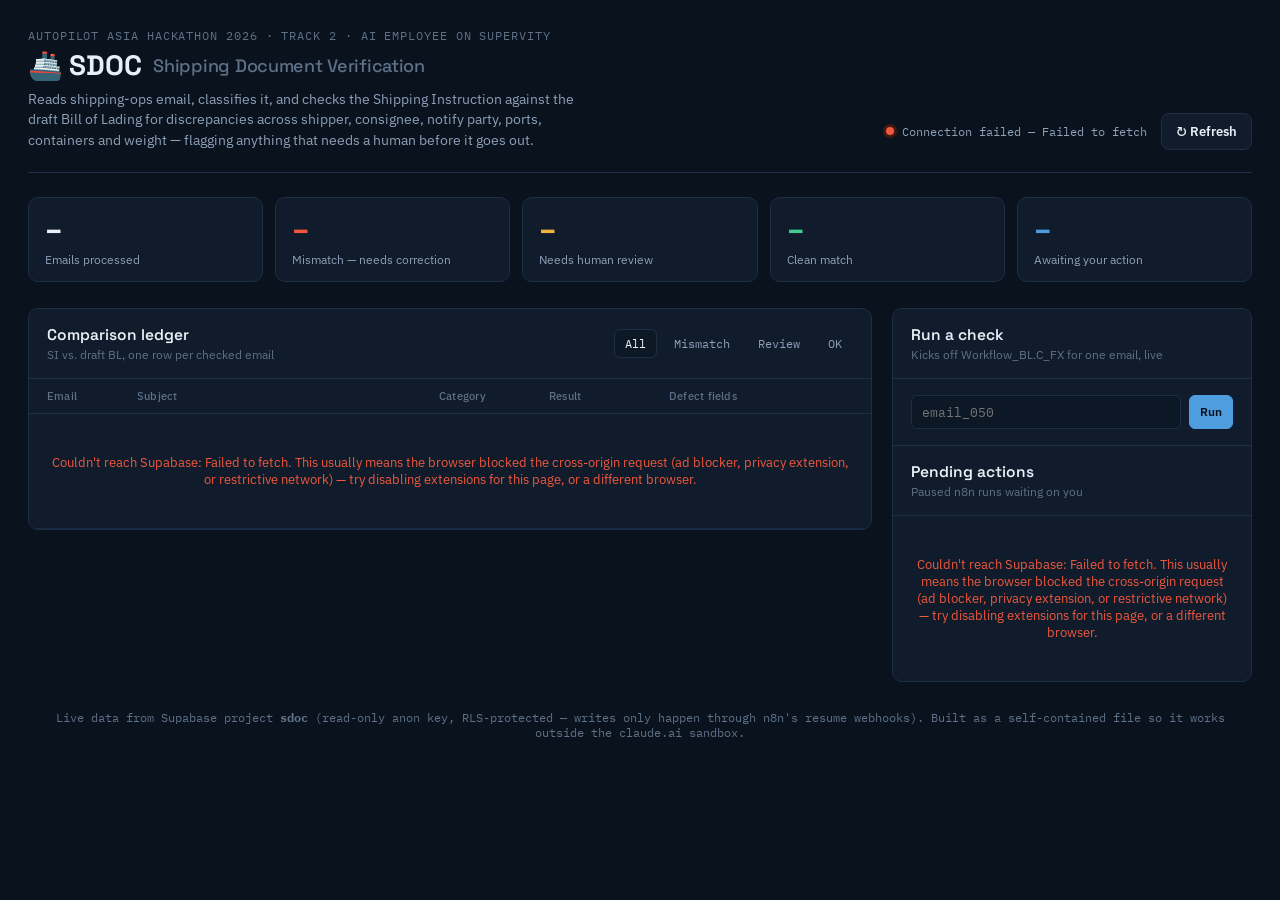
<file: index.html>
<!DOCTYPE html>
<html lang="en">
<head>
<meta charset="UTF-8" />
<meta name="viewport" content="width=device-width, initial-scale=1" />
<title>SDOC — Shipping Document Verification</title>
<link rel="icon" href="data:image/svg+xml,<svg xmlns=%22http://www.w3.org/2000/svg%22 viewBox=%220 0 100 100%22><text y=%22.9em%22 font-size=%2290%22>🚢</text></svg>">
<link rel="preconnect" href="https://fonts.googleapis.com">
<link rel="preconnect" href="https://fonts.gstatic.com" crossorigin>
<link href="https://fonts.googleapis.com/css2?family=Space+Grotesk:wght@500;600;700&family=IBM+Plex+Mono:wght@400;500&family=IBM+Plex+Sans:wght@400;500;600&display=swap" rel="stylesheet">
<link rel="stylesheet" href="assets/css/styles.css">
</head>
<body>
<div class="wrap">

  <header class="top">
    <div class="brand">
      <div class="kicker">AUTOPILOT ASIA HACKATHON 2026 · TRACK 2 · AI EMPLOYEE ON SUPERVITY</div>
      <h1>🚢 SDOC <span style="color:var(--text-faint);font-weight:500;font-size:18px;">Shipping Document Verification</span></h1>
      <p>Reads shipping-ops email, classifies it, and checks the Shipping Instruction against the draft Bill of Lading for discrepancies across shipper, consignee, notify party, ports, containers and weight — flagging anything that needs a human before it goes out.</p>
    </div>
    <div class="status-cluster">
      <div style="display:flex;align-items:center;gap:8px;">
        <span class="live-dot" id="liveDot"></span>
        <span class="live-label" id="liveLabel">Connecting to Supabase…</span>
      </div>
      <button class="btn" id="refreshBtn">↻ Refresh</button>
    </div>
  </header>

  <section class="kpis" id="kpis">
    <div class="kpi"><div class="num" id="kpiTotal">–</div><div class="lbl">Emails processed</div></div>
    <div class="kpi mismatch"><div class="num" id="kpiMismatch">–</div><div class="lbl">Mismatch — needs correction</div></div>
    <div class="kpi review"><div class="num" id="kpiReview">–</div><div class="lbl">Needs human review</div></div>
    <div class="kpi ok"><div class="num" id="kpiOk">–</div><div class="lbl">Clean match</div></div>
    <div class="kpi pending"><div class="num" id="kpiPending">–</div><div class="lbl">Awaiting your action</div></div>
  </section>

  <section class="grid">
    <div class="panel">
      <div class="panel-head">
        <div>
          <h2>Comparison ledger</h2>
          <div class="sub">SI vs. draft BL, one row per checked email</div>
        </div>
        <div class="tabs" id="tabs">
          <button class="tab active" data-filter="ALL">All <span class="n" id="cntAll"></span></button>
          <button class="tab" data-filter="MISMATCH">Mismatch <span class="n" id="cntMismatch"></span></button>
          <button class="tab" data-filter="NEEDS_REVIEW">Review <span class="n" id="cntReview"></span></button>
          <button class="tab" data-filter="OK">OK <span class="n" id="cntOk"></span></button>
        </div>
      </div>
      <div style="overflow-x:auto;">
        <table>
          <thead>
            <tr>
              <th style="width:90px;">Email</th>
              <th>Subject</th>
              <th style="width:110px;">Category</th>
              <th style="width:120px;">Result</th>
              <th style="width:220px;">Defect fields</th>
            </tr>
          </thead>
          <tbody id="ledgerBody">
            <tr><td colspan="5" class="loading">Loading comparisons…</td></tr>
          </tbody>
        </table>
      </div>
    </div>

    <div class="panel">
      <div class="panel-head">
        <div>
          <h2>Run a check</h2>
          <div class="sub">Kicks off Workflow_BL.C_FX for one email, live</div>
        </div>
      </div>
      <div style="padding:16px 18px;border-bottom:1px solid var(--border);display:flex;gap:8px;">
        <input type="text" id="runEmailId" placeholder="email_050" style="flex:1;background:var(--panel-2);border:1px solid var(--border);border-radius:6px;color:var(--text);font-family:var(--mono);font-size:12.5px;padding:8px 10px;">
        <button class="btn primary small" id="runBtn">Run</button>
      </div>
      <div id="runResult" style="padding:0 18px;font-family:var(--mono);font-size:11px;color:var(--text-dim);display:none;"></div>

      <div class="panel-head">
        <div>
          <h2>Pending actions</h2>
          <div class="sub">Paused n8n runs waiting on you</div>
        </div>
      </div>
      <div class="queue" id="queue">
        <div class="loading">Loading queue…</div>
      </div>
    </div>
  </section>

  <footer>
    Live data from Supabase project <strong>sdoc</strong> (read-only anon key, RLS-protected — writes only happen through n8n's resume webhooks). Built as a self-contained file so it works outside the claude.ai sandbox.
  </footer>
</div>

<div class="drawer-backdrop" id="drawerBackdrop">
  <div class="drawer" id="drawer"></div>
</div>

<script src="assets/js/app.js"></script>
</body>
</html>
</file>
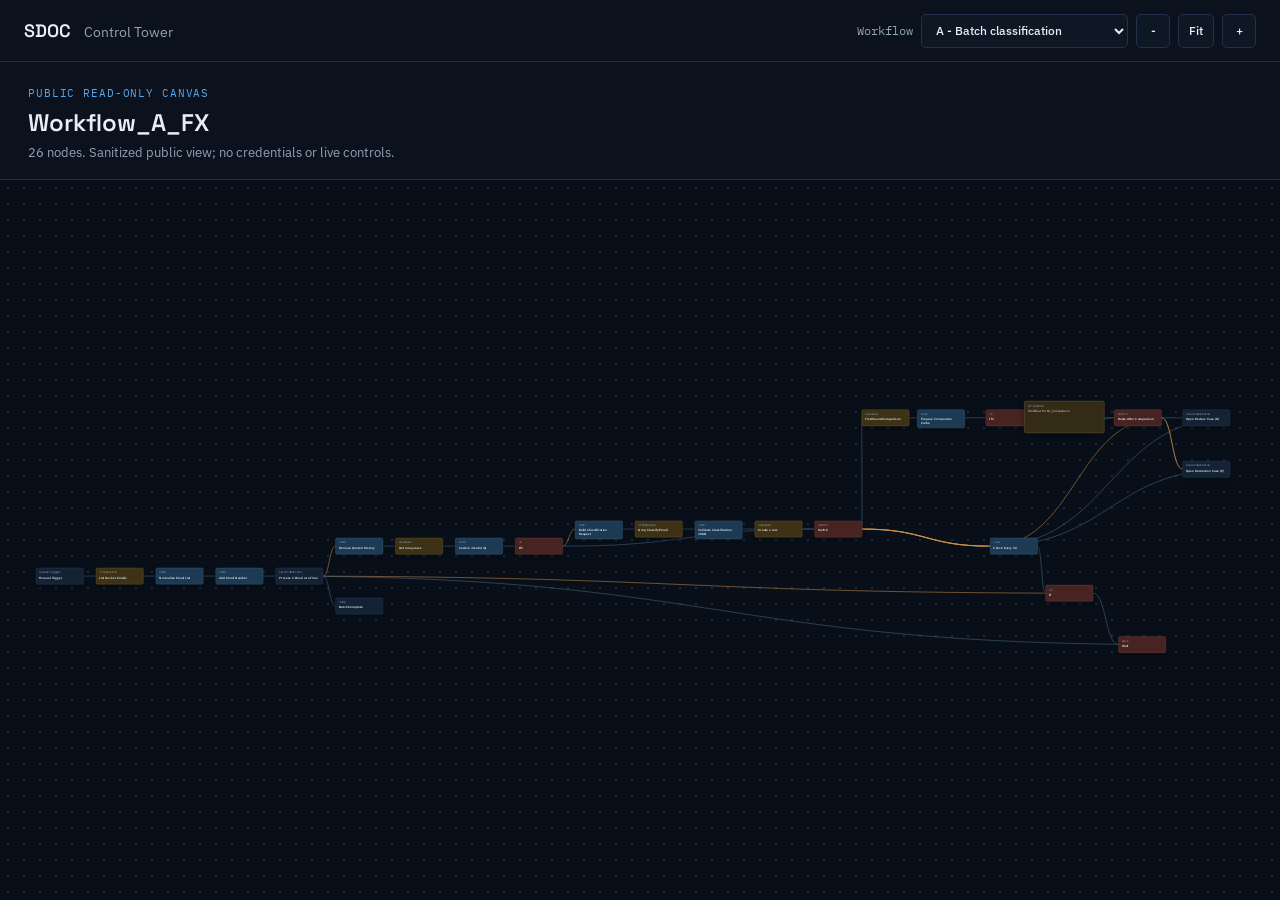
<file: workflow-viewer.html>
<!DOCTYPE html>
<html lang="en">
<head>
<meta charset="UTF-8">
<meta name="viewport" content="width=device-width, initial-scale=1">
<title>SDOC Workflow Viewer</title>
<link rel="preconnect" href="https://fonts.googleapis.com">
<link rel="preconnect" href="https://fonts.gstatic.com" crossorigin>
<link href="https://fonts.googleapis.com/css2?family=Space+Grotesk:wght@500;600;700&family=IBM+Plex+Mono:wght@400;500&family=IBM+Plex+Sans:wght@400;500;600&display=swap" rel="stylesheet">
<link rel="stylesheet" href="assets/css/workflow-viewer.css">
</head>
<body>
<header class="topbar">
  <a class="brand" href="./">SDOC <span>Control Tower</span></a>
  <div class="toolbar">
    <label for="workflowSelect">Workflow</label>
    <select id="workflowSelect"></select>
    <button id="zoomOut" type="button" title="Zoom out">-</button>
    <button id="zoomReset" type="button" title="Fit workflow">Fit</button>
    <button id="zoomIn" type="button" title="Zoom in">+</button>
  </div>
</header>
<main>
  <section class="intro">
    <p class="eyebrow">PUBLIC READ-ONLY CANVAS</p>
    <h1 id="workflowTitle">Loading workflow...</h1>
    <p id="workflowMeta">Sanitized n8n workflow export. Credentials and secrets are not included.</p>
  </section>
  <section class="canvas-shell" id="canvasShell" aria-label="Workflow canvas">
    <div class="canvas" id="canvas">
      <svg class="edges" id="edges" aria-hidden="true"></svg>
      <div class="nodes" id="nodes"></div>
    </div>
  </section>
</main>
<script src="assets/js/workflow-viewer.js"></script>
</body>
</html>
</file>
<file: assets/css/styles.css>
:root{
    --ink:#0A121D;
    --panel:#101B2B;
    --panel-2:#0D1826;
    --border:#1E2E45;
    --border-soft:#182742;
    --text:#E9EFF6;
    --text-dim:#8CA0B8;
    --text-faint:#5E7188;
    --accent:#4F9DDE;
    --accent-dim:#2E5C81;
    --ok:#3ECF8E;
    --ok-dim:#163C2C;
    --review:#F2B33D;
    --review-dim:#3D3213;
    --mismatch:#F1583D;
    --mismatch-dim:#3E1A11;
    --radius:10px;
    --mono:'IBM Plex Mono', ui-monospace, SFMono-Regular, Menlo, monospace;
    --sans:'IBM Plex Sans', -apple-system, BlinkMacSystemFont, 'Segoe UI', sans-serif;
    --head:'Space Grotesk', var(--sans);
  }
  *{box-sizing:border-box;}
  html,body{margin:0;padding:0;background:var(--ink);color:var(--text);font-family:var(--sans);}
  body{min-height:100vh;padding:28px 28px 60px;}
  ::selection{background:var(--accent-dim);color:#fff;}

  a{color:var(--accent);}

  .wrap{max-width:1280px;margin:0 auto;}

  /* Header */
  header.top{
    display:flex;align-items:flex-end;justify-content:space-between;
    gap:20px;flex-wrap:wrap;
    padding-bottom:22px;border-bottom:1px solid var(--border);margin-bottom:24px;
  }
  .brand{display:flex;flex-direction:column;gap:4px;}
  .brand .kicker{
    font-family:var(--mono);font-size:11.5px;letter-spacing:.08em;color:var(--text-faint);
  }
  .brand h1{
    font-family:var(--head);font-weight:700;font-size:28px;margin:0;letter-spacing:-.01em;
    display:flex;align-items:center;gap:12px;
  }
  .brand p{margin:2px 0 0;color:var(--text-dim);font-size:13.5px;max-width:560px;line-height:1.5;}
  .status-cluster{display:flex;align-items:center;gap:14px;}
  .live-dot{width:8px;height:8px;border-radius:50%;background:var(--ok);box-shadow:0 0 0 3px var(--ok-dim);flex:none;}
  .live-dot.off{background:var(--mismatch);box-shadow:0 0 0 3px var(--mismatch-dim);}
  .live-label{font-family:var(--mono);font-size:12px;color:var(--text-dim);}
  .btn{
    font-family:var(--sans);font-weight:600;font-size:13px;color:var(--text);
    background:var(--panel);border:1px solid var(--border);border-radius:8px;
    padding:9px 14px;cursor:pointer;transition:border-color .15s, background .15s;
  }
  .btn:hover{border-color:var(--accent);background:#122036;}
  .btn.primary{background:var(--accent);border-color:var(--accent);color:#051220;}
  .btn.primary:hover{background:#67AEE6;}
  .btn.small{padding:6px 10px;font-size:12px;border-radius:6px;}
  .btn:disabled{opacity:.45;cursor:default;}

  /* KPI strip */
  .kpis{display:grid;grid-template-columns:repeat(5,1fr);gap:12px;margin-bottom:26px;}
  .kpi{
    background:var(--panel);border:1px solid var(--border);border-radius:var(--radius);
    padding:16px 16px 14px;
  }
  .kpi .num{font-family:var(--head);font-size:30px;font-weight:700;line-height:1;}
  .kpi .lbl{font-size:12px;color:var(--text-dim);margin-top:8px;}
  .kpi.mismatch .num{color:var(--mismatch);}
  .kpi.review .num{color:var(--review);}
  .kpi.ok .num{color:var(--ok);}
  .kpi.pending .num{color:var(--accent);}

  /* Layout */
  .grid{display:grid;grid-template-columns:1fr 360px;gap:20px;align-items:start;}
  @media (max-width:980px){.grid{grid-template-columns:1fr;} .kpis{grid-template-columns:repeat(2,1fr);}}

  .panel{background:var(--panel);border:1px solid var(--border);border-radius:var(--radius);overflow:hidden;}
  .panel-head{
    padding:16px 18px;border-bottom:1px solid var(--border);
    display:flex;align-items:center;justify-content:space-between;gap:12px;flex-wrap:wrap;
  }
  .panel-head h2{font-family:var(--head);font-size:15.5px;margin:0;font-weight:600;}
  .panel-head .sub{font-size:12px;color:var(--text-faint);margin-top:2px;}

  .tabs{display:flex;gap:6px;}
  .tab{
    font-family:var(--mono);font-size:11.5px;padding:6px 10px;border-radius:6px;
    border:1px solid transparent;color:var(--text-dim);cursor:pointer;background:transparent;
  }
  .tab.active{background:var(--panel-2);border-color:var(--border);color:var(--text);}
  .tab .n{color:var(--text-faint);}
  .tab.active .n{color:inherit;}

  /* Ledger table */
  table{width:100%;border-collapse:collapse;}
  thead th{
    text-align:left;font-size:11px;color:var(--text-faint);font-weight:500;
    padding:10px 18px;border-bottom:1px solid var(--border);letter-spacing:.02em;
  }
  tbody tr{border-bottom:1px solid var(--border-soft, var(--border));cursor:pointer;}
  tbody tr:hover{background:var(--panel-2);}
  tbody td{padding:12px 18px;font-size:13px;vertical-align:top;}
  .eid{font-family:var(--mono);font-size:12.5px;color:var(--text-dim);}
  .subj{color:var(--text);font-size:13px;max-width:340px;display:block;
    overflow:hidden;text-overflow:ellipsis;white-space:nowrap;}
  .sender{color:var(--text-faint);font-size:11.5px;margin-top:2px;}
  .badge{
    display:inline-block;font-family:var(--mono);font-size:10.5px;letter-spacing:.03em;
    padding:3px 8px;border-radius:20px;font-weight:500;
  }
  .badge.MISMATCH{background:var(--mismatch-dim);color:var(--mismatch);}
  .badge.NEEDS_REVIEW{background:var(--review-dim);color:var(--review);}
  .badge.OK{background:var(--ok-dim);color:var(--ok);}
  .cat{font-size:11.5px;color:var(--text-dim);}
  .fields{display:flex;flex-wrap:wrap;gap:5px;max-width:260px;}
  .field-tag{
    font-family:var(--mono);font-size:10.5px;color:var(--mismatch);
    background:var(--mismatch-dim);padding:2px 7px;border-radius:5px;
  }
  .none{color:var(--text-faint);font-size:12px;}

  .empty, .loading, .err{padding:40px 20px;text-align:center;color:var(--text-faint);font-size:13px;}
  .err{color:var(--mismatch);}

  /* Pending actions panel */
  .queue{display:flex;flex-direction:column;}
  .qcard{padding:16px 18px;border-bottom:1px solid var(--border-soft, var(--border));}
  .qcard:last-child{border-bottom:none;}
  .qcard .qtype{
    font-family:var(--mono);font-size:10.5px;letter-spacing:.05em;color:var(--text-faint);
    text-transform:uppercase;margin-bottom:6px;
  }
  .qcard .qtitle{font-size:13px;font-weight:600;margin-bottom:3px;}
  .qcard .qmeta{font-size:11.5px;color:var(--text-dim);margin-bottom:10px;line-height:1.5;}
  .qcard .qactions{display:flex;gap:8px;flex-wrap:wrap;}
  .qcard .qresult{margin-top:8px;font-family:var(--mono);font-size:11px;padding:8px 10px;border-radius:6px;background:var(--panel-2);color:var(--text-dim);display:none;}
  .qcard .qresult.show{display:block;}
  .qcard .qresult.success{color:var(--ok);}
  .qcard .qresult.failure{color:var(--mismatch);}

  /* Detail drawer */
  .drawer-backdrop{
    position:fixed;inset:0;background:rgba(4,8,14,.6);display:none;z-index:40;
    align-items:flex-start;justify-content:flex-end;
  }
  .drawer-backdrop.open{display:flex;}
  .drawer{
    width:min(440px, 92vw);height:100%;background:var(--panel);border-left:1px solid var(--border);
    padding:22px 24px;overflow-y:auto;
  }
  .drawer h3{font-family:var(--head);font-size:18px;margin:0 0 4px;}
  .drawer .drawer-sub{color:var(--text-faint);font-size:12px;margin-bottom:18px;}
  .drawer dl{margin:0;}
  .drawer dt{font-size:11px;color:var(--text-faint);margin-top:14px;letter-spacing:.03em;}
  .drawer dd{margin:4px 0 0;font-size:13.5px;color:var(--text);}
  .drawer .close{
    position:absolute;top:18px;right:18px;background:none;border:none;color:var(--text-dim);
    font-size:20px;cursor:pointer;line-height:1;
  }
  .drawer{position:relative;}

  footer{margin-top:28px;color:var(--text-faint);font-size:11.5px;font-family:var(--mono);text-align:center;}
  footer a{color:var(--text-faint);text-decoration:underline;}
</file>
<file: assets/css/workflow-viewer.css>
:root{--ink:#080d14;--panel:#0e1724;--border:#223149;--text:#e8eef5;--muted:#91a3b8;--accent:#57a7e6;--node:#142236;--code:#1d3a54;--trigger:#213f31;--data:#3d3116;--review:#472422;--note:#332b16;--edge:#4e7497;--mono:'IBM Plex Mono',monospace;--sans:'IBM Plex Sans',sans-serif;--head:'Space Grotesk',sans-serif}
*{box-sizing:border-box}body{margin:0;background:var(--ink);color:var(--text);font-family:var(--sans)}.topbar{height:62px;padding:0 24px;display:flex;align-items:center;justify-content:space-between;gap:18px;border-bottom:1px solid var(--border);background:#0b121d}.brand{color:var(--text);font:600 18px var(--head);text-decoration:none}.brand span{font:400 14px var(--sans);color:var(--muted);margin-left:8px}.toolbar{display:flex;align-items:center;gap:8px}.toolbar label{font:12px var(--mono);color:var(--muted)}select,button{height:34px;border:1px solid var(--border);border-radius:5px;background:var(--panel);color:var(--text);font:500 12px var(--sans);padding:0 10px}button{cursor:pointer;min-width:34px}button:hover,select:hover{border-color:var(--accent)}main{min-height:calc(100vh - 62px);display:grid;grid-template-rows:auto minmax(540px,1fr)}.intro{padding:24px 28px 18px;background:#0b121d;border-bottom:1px solid var(--border)}.eyebrow{margin:0 0 7px;color:var(--accent);font:11px var(--mono);letter-spacing:.08em}.intro h1{margin:0;font:600 24px var(--head)}.intro p:last-child{margin:6px 0 0;color:var(--muted);font-size:13px}.canvas-shell{position:relative;overflow:hidden;background-color:#090f18;background-image:radial-gradient(#1b2b3f 1px,transparent 1px);background-size:16px 16px;cursor:grab}.canvas-shell.dragging{cursor:grabbing}.canvas{position:absolute;transform-origin:0 0;min-width:1500px;min-height:900px}.edges{position:absolute;inset:0;width:100%;height:100%;overflow:visible}.edge{fill:none;stroke:var(--edge);stroke-width:2;opacity:.9}.edge.branch{stroke:#d99b4d}.node{position:absolute;width:178px;min-height:62px;padding:10px 12px;border:1px solid #35506d;border-radius:6px;background:var(--node);box-shadow:0 8px 20px #02070c80}.node .type{display:block;color:var(--muted);font:10px var(--mono);overflow:hidden;text-overflow:ellipsis;white-space:nowrap}.node .name{display:block;margin-top:5px;font-size:12px;font-weight:600;line-height:1.2}.node.trigger{background:var(--trigger);border-color:#3d8963}.node.code{background:var(--code);border-color:#497da4}.node.data{background:var(--data);border-color:#947332}.node.review{background:var(--review);border-color:#9c5149}.node.note{width:300px;min-height:120px;background:var(--note);border-color:#938143}.node.note .name{white-space:pre-line;font-weight:400;line-height:1.45}.empty{padding:36px;color:var(--muted);font:14px var(--sans)}@media(max-width:700px){.topbar{height:auto;padding:12px 16px;align-items:flex-start;flex-direction:column}.toolbar{width:100%;flex-wrap:wrap}.toolbar select{max-width:220px}.intro{padding:18px 16px}main{min-height:calc(100vh - 124px)}}
</file>
